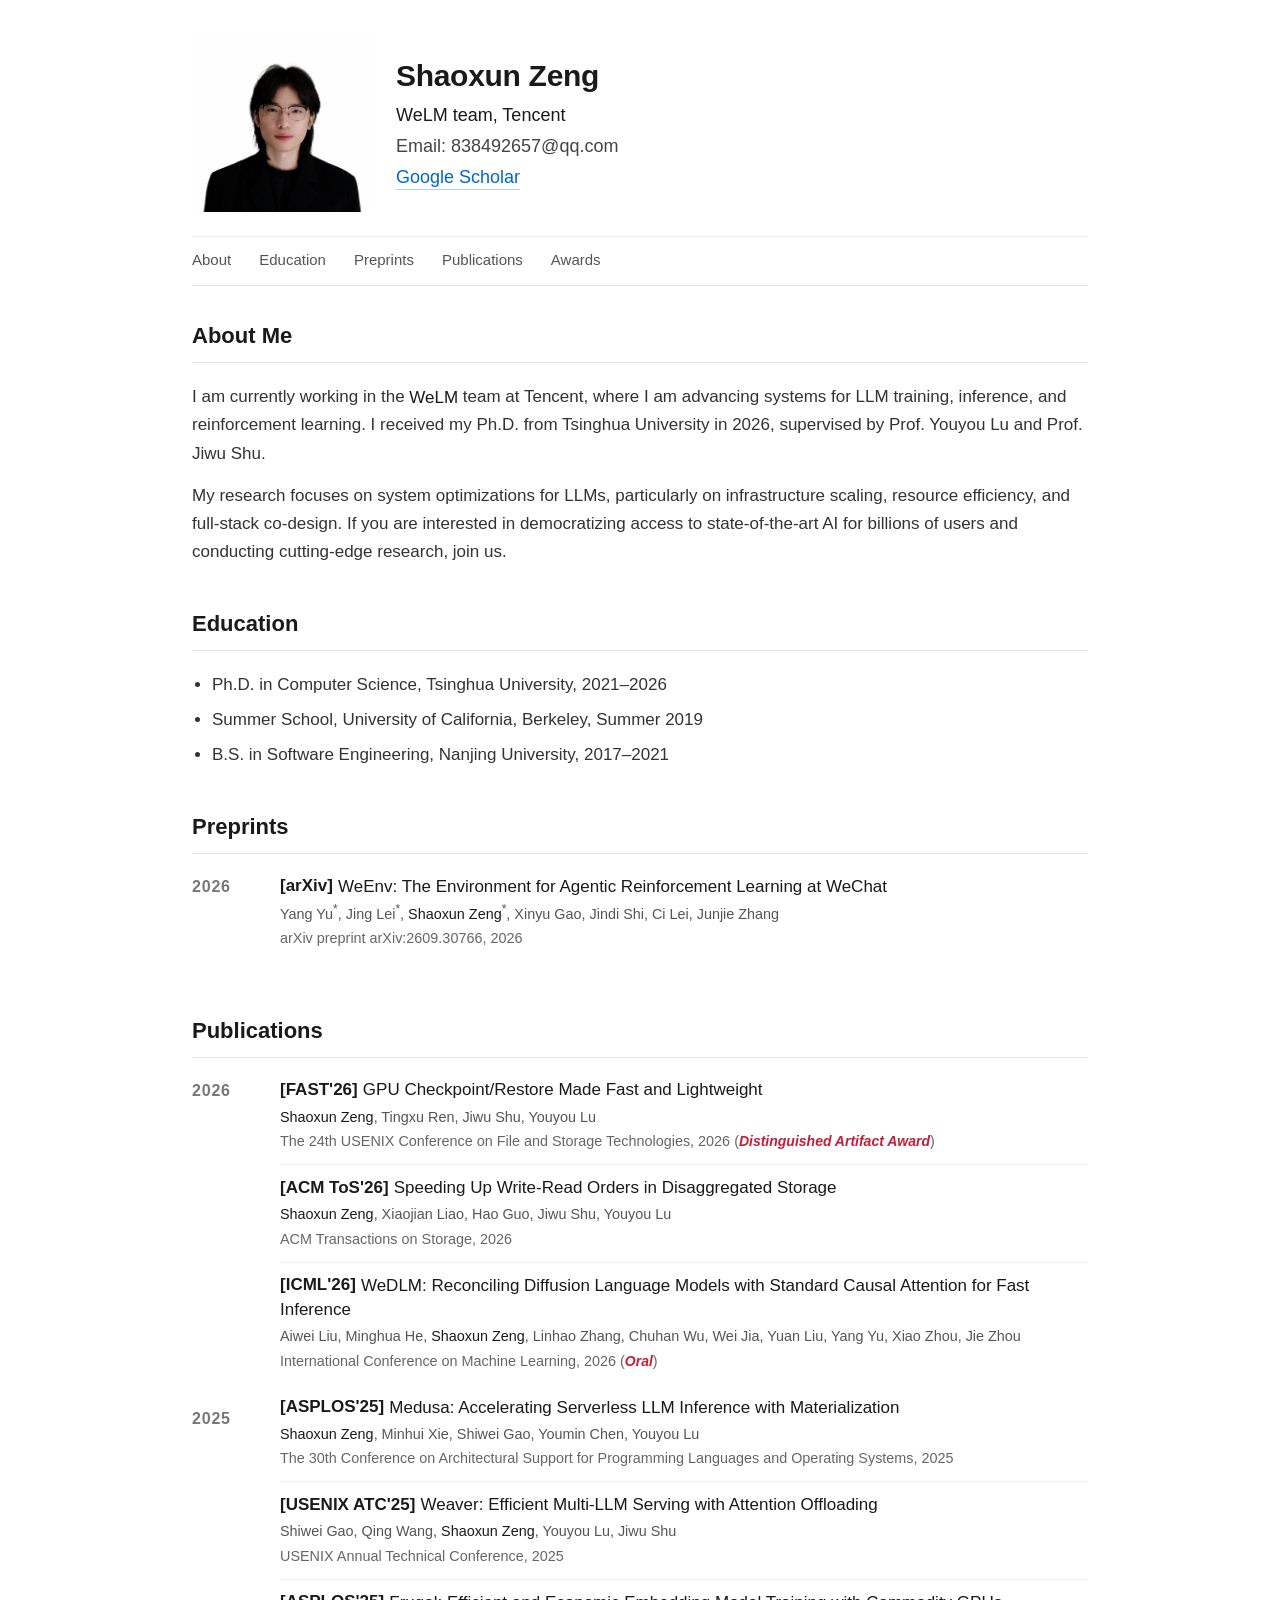
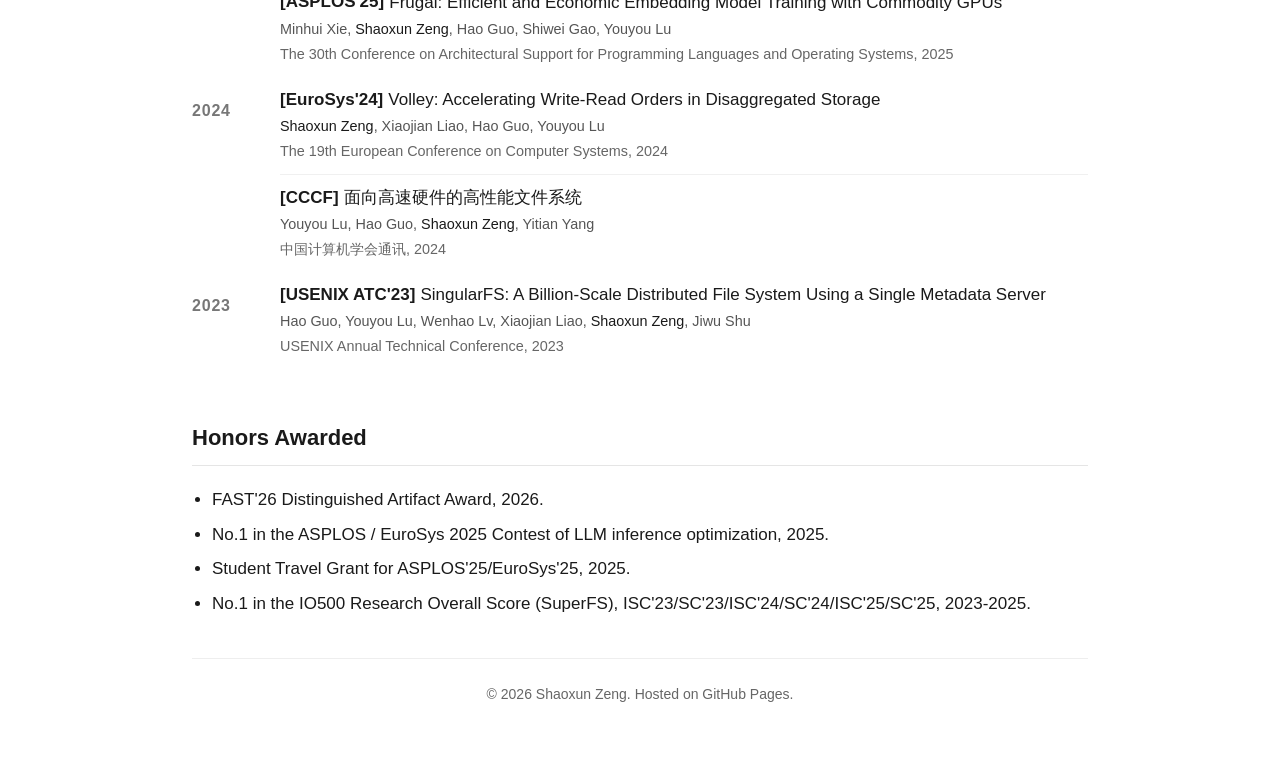
<file: index.html>
<!DOCTYPE html><html lang="en"><head>
  <meta charset="UTF-8">
  <meta name="viewport" content="width=device-width, initial-scale=1.0, viewport-fit=cover">
  <meta name="theme-color" content="#ffffff">
  <title>Shaoxun Zeng | WeLM, Tencent | LLM Systems</title>
  <meta name="description" content="Shaoxun Zeng is a researcher in the WeLM team at Tencent, working on system optimizations for LLM training, inference, and reinforcement learning.">
  <meta name="keywords" content="Shaoxun Zeng, WeLM, Tencent, LLM systems, AI infrastructure, LLM training, LLM inference, reinforcement learning">
  <meta name="author" content="Shaoxun Zeng">
  <link rel="canonical" href="https://shaoxunzeng.github.io/">
  <!-- Open Graph -->
  <meta property="og:type" content="website">
  <meta property="og:url" content="https://shaoxunzeng.github.io/">
  <meta property="og:title" content="Shaoxun Zeng | WeLM, Tencent | LLM Systems">
  <meta property="og:description" content="System optimizations for LLM training, inference, and reinforcement learning.">
  <meta property="og:locale" content="en_US">
  <!-- Twitter Card -->
  <meta name="twitter:card" content="summary">
  <meta name="twitter:title" content="Shaoxun Zeng | WeLM, Tencent | LLM Systems">
  <meta name="twitter:description" content="System optimizations for LLM training, inference, and reinforcement learning.">
  <link rel="icon" href="favicon.ico" type="image/x-icon">
  <link rel="stylesheet" href="style.css">
  <script type="application/ld+json">
  {
    "@context": "https://schema.org",
    "@type": "Person",
    "name": "Shaoxun Zeng",
    "worksFor": {
      "@type": "Organization",
      "name": "WeLM team, Tencent",
      "url": "https://welm.weixin.qq.com/"
    },
    "url": "https://shaoxunzeng.github.io/",
    "sameAs": [
      "https://scholar.google.com/citations?user=u55DodwAAAAJ&hl=en"
    ],
    "knowsAbout": ["computer systems", "GPU systems", "AI infrastructure", "large language model serving", "storage systems"]
  }
  </script>
</head>

<body>
  <div class="page-wrap">
  <header class="header-flex">
    <img src="assets/wq.jpg" alt="Shaoxun Zeng" class="avatar-rect">
    <div class="info">
      <h1>Shaoxun Zeng</h1>
      <p><a href="https://welm.weixin.qq.com/" target="_blank" rel="noopener noreferrer">WeLM team, Tencent</a></p>
      <p>Email: 838492657@qq.com</p>
      <p>
        <a href="https://scholar.google.com/citations?user=u55DodwAAAAJ&amp;hl=en" target="_blank" rel="noopener noreferrer" title="Google Scholar" class="blue-tag">Google Scholar</a>
      </p>
    </div>
  </header>

  <nav class="section-nav" aria-label="Page sections">
    <a href="#about">About</a>
    <a href="#services">Education</a>
    <a href="#preprints">Preprints</a>
    <a href="#publications">Publications</a>
    <a href="#awards">Awards</a>
  </nav>

  <main>
    <section id="about">
      <h2>About Me</h2>
      <p>I am currently working in the <a href="https://welm.weixin.qq.com/" target="_blank" rel="noopener noreferrer">WeLM</a>
        team at Tencent, where I am advancing systems for LLM training, inference, and reinforcement learning.
        I received my Ph.D. from Tsinghua University in 2026, supervised by Prof. Youyou Lu and Prof. Jiwu Shu.
      </p>

      <p>My research focuses on system optimizations for LLMs, particularly on infrastructure scaling, resource efficiency, and
        full-stack co-design. If you are interested in democratizing access to state-of-the-art AI for billions of
        users and conducting cutting-edge research, join us.</p>

    </section>

    <section id="services">
      <h2>Education</h2>
      <ul class="service-list">
        <li>Ph.D. in Computer Science, Tsinghua University, 2021–2026</li>
        <li>Summer School, University of California, Berkeley, Summer 2019</li>
        <li>B.S. in Software Engineering, Nanjing University, 2017–2021</li>
      </ul>
    </section>

    <section id="preprints">
      <h2>Preprints</h2>
      <div id="preprint-list" class="paper-list"><h3>2026</h3><ul><li><span class="paper-heading"><strong class="paper-venue-tag">[arXiv]</strong><a href="https://arxiv.org/abs/2609.30766" target="_blank" rel="noopener noreferrer" class="paper-title">WeEnv: The Environment for Agentic Reinforcement Learning at WeChat</a></span><span class="authors">Yang Yu<sup>*</sup>, Jing Lei<sup>*</sup>, <span class="highlight">Shaoxun Zeng</span><sup>*</sup>, Xinyu Gao, Jindi Shi, Ci Lei, Junjie Zhang</span><br><span class="venue-full">arXiv preprint arXiv:2609.30766, 2026</span></li></ul></div>
    </section>

    <section id="publications">
      <h2>Publications</h2>
      <div id="paper-list" class="paper-list"><h3>2026</h3><ul><li><span class="paper-heading"><strong class="paper-venue-tag">[FAST'26]</strong><a href="https://www.usenix.org/conference/fast26/presentation/zeng" target="_blank" rel="noopener noreferrer" class="paper-title">GPU Checkpoint/Restore Made Fast and Lightweight</a></span><span class="authors"><span class="highlight">Shaoxun Zeng</span>, Tingxu Ren, Jiwu Shu, Youyou Lu</span><br><span class="venue-full">The 24th USENIX Conference on File and Storage Technologies, 2026 (<span class="award-inline">Distinguished Artifact Award</span>)</span></li><li><span class="paper-heading"><strong class="paper-venue-tag">[ACM ToS'26]</strong><a href="https://dl.acm.org/doi/10.1145/3829363" target="_blank" rel="noopener noreferrer" class="paper-title">Speeding Up Write-Read Orders in Disaggregated Storage</a></span><span class="authors"><span class="highlight">Shaoxun Zeng</span>, Xiaojian Liao, Hao Guo, Jiwu Shu, Youyou Lu</span><br><span class="venue-full">ACM Transactions on Storage, 2026</span></li><li><span class="paper-heading"><strong class="paper-venue-tag">[ICML'26]</strong><a href="https://arxiv.org/abs/2512.22737" target="_blank" rel="noopener noreferrer" class="paper-title">WeDLM: Reconciling Diffusion Language Models with Standard Causal Attention for Fast Inference</a></span><span class="authors">Aiwei Liu, Minghua He, <span class="highlight">Shaoxun Zeng</span>, Linhao Zhang, Chuhan Wu, Wei Jia, Yuan Liu, Yang Yu, Xiao Zhou, Jie Zhou</span><br><span class="venue-full">International Conference on Machine Learning, 2026 (<span class="award-inline">Oral</span>)</span></li></ul><h3>2025</h3><ul><li><span class="paper-heading"><strong class="paper-venue-tag">[ASPLOS'25]</strong><a href="https://dl.acm.org/doi/10.1145/3669940.3707285" target="_blank" rel="noopener noreferrer" class="paper-title">Medusa: Accelerating Serverless LLM Inference with Materialization</a></span><span class="authors"><span class="highlight">Shaoxun Zeng</span>, Minhui Xie, Shiwei Gao, Youmin Chen, Youyou Lu</span><br><span class="venue-full">The 30th Conference on Architectural Support for Programming Languages and Operating Systems, 2025</span></li><li><span class="paper-heading"><strong class="paper-venue-tag">[USENIX ATC'25]</strong><a href="https://www.usenix.org/conference/atc25/presentation/gao" target="_blank" rel="noopener noreferrer" class="paper-title">Weaver: Efficient Multi-LLM Serving with Attention Offloading</a></span><span class="authors">Shiwei Gao, Qing Wang, <span class="highlight">Shaoxun Zeng</span>, Youyou Lu, Jiwu Shu</span><br><span class="venue-full">USENIX Annual Technical Conference, 2025</span></li><li><span class="paper-heading"><strong class="paper-venue-tag">[ASPLOS'25]</strong><a href="https://dl.acm.org/doi/10.1145/3669940.3707245" target="_blank" rel="noopener noreferrer" class="paper-title">Frugal: Efficient and Economic Embedding Model Training with Commodity GPUs</a></span><span class="authors">Minhui Xie, <span class="highlight">Shaoxun Zeng</span>, Hao Guo, Shiwei Gao, Youyou Lu</span><br><span class="venue-full">The 30th Conference on Architectural Support for Programming Languages and Operating Systems, 2025</span></li></ul><h3>2024</h3><ul><li><span class="paper-heading"><strong class="paper-venue-tag">[EuroSys'24]</strong><a href="https://dl.acm.org/doi/10.1145/3627703.3650090" target="_blank" rel="noopener noreferrer" class="paper-title">Volley: Accelerating Write-Read Orders in Disaggregated Storage</a></span><span class="authors"><span class="highlight">Shaoxun Zeng</span>, Xiaojian Liao, Hao Guo, Youyou Lu</span><br><span class="venue-full">The 19th European Conference on Computer Systems, 2024</span></li><li><span class="paper-heading"><strong class="paper-venue-tag">[CCCF]</strong><a href="https://storage.cs.tsinghua.edu.cn/papers/%E9%9D%A2%E5%90%91%E9%AB%98%E9%80%9F%E7%A1%AC%E4%BB%B6%E7%9A%84%E9%AB%98%E6%80%A7%E8%83%BD%E6%96%87%E4%BB%B6%E7%B3%BB%E7%BB%9F.pdf" target="_blank" rel="noopener noreferrer" class="paper-title">面向高速硬件的高性能文件系统</a></span><span class="authors">Youyou Lu, Hao Guo, <span class="highlight">Shaoxun Zeng</span>, Yitian Yang</span><br><span class="venue-full">中国计算机学会通讯, 2024</span></li></ul><h3>2023</h3><ul><li><span class="paper-heading"><strong class="paper-venue-tag">[USENIX ATC'23]</strong><a href="https://www.usenix.org/conference/atc23/presentation/guo" target="_blank" rel="noopener noreferrer" class="paper-title">SingularFS: A Billion-Scale Distributed File System Using a Single Metadata Server</a></span><span class="authors">Hao Guo, Youyou Lu, Wenhao Lv, Xiaojian Liao, <span class="highlight">Shaoxun Zeng</span>, Jiwu Shu</span><br><span class="venue-full">USENIX Annual Technical Conference, 2023</span></li></ul></div>
    </section>

    <section id="awards">
      <h2>Honors Awarded</h2>
      <ul>
        <li>FAST'26 Distinguished Artifact Award, 2026.</li>
        <li>No.1 in the ASPLOS / EuroSys 2025 Contest of LLM inference optimization, 2025.</li>
        <li>Student Travel Grant for ASPLOS'25/EuroSys'25, 2025.</li>
        <li>No.1 in the IO500 Research Overall Score (SuperFS), ISC'23/SC'23/ISC'24/SC'24/ISC'25/SC'25, 2023-2025.</li>
      </ul>
    </section>
  </main>

  <footer>
    <p>© 2026 Shaoxun Zeng. Hosted on GitHub Pages.</p>
  </footer>
  </div>

  <!-- Cloudflare Web Analytics -->
  <script type="module" src="https://static.cloudflareinsights.com/beacon.min.js" data-cf-beacon="{&quot;token&quot;: &quot;f4e0fcb10f80484ba989af884645277d&quot;}"></script>
  <!-- End Cloudflare Web Analytics -->


</body></html>
</file>
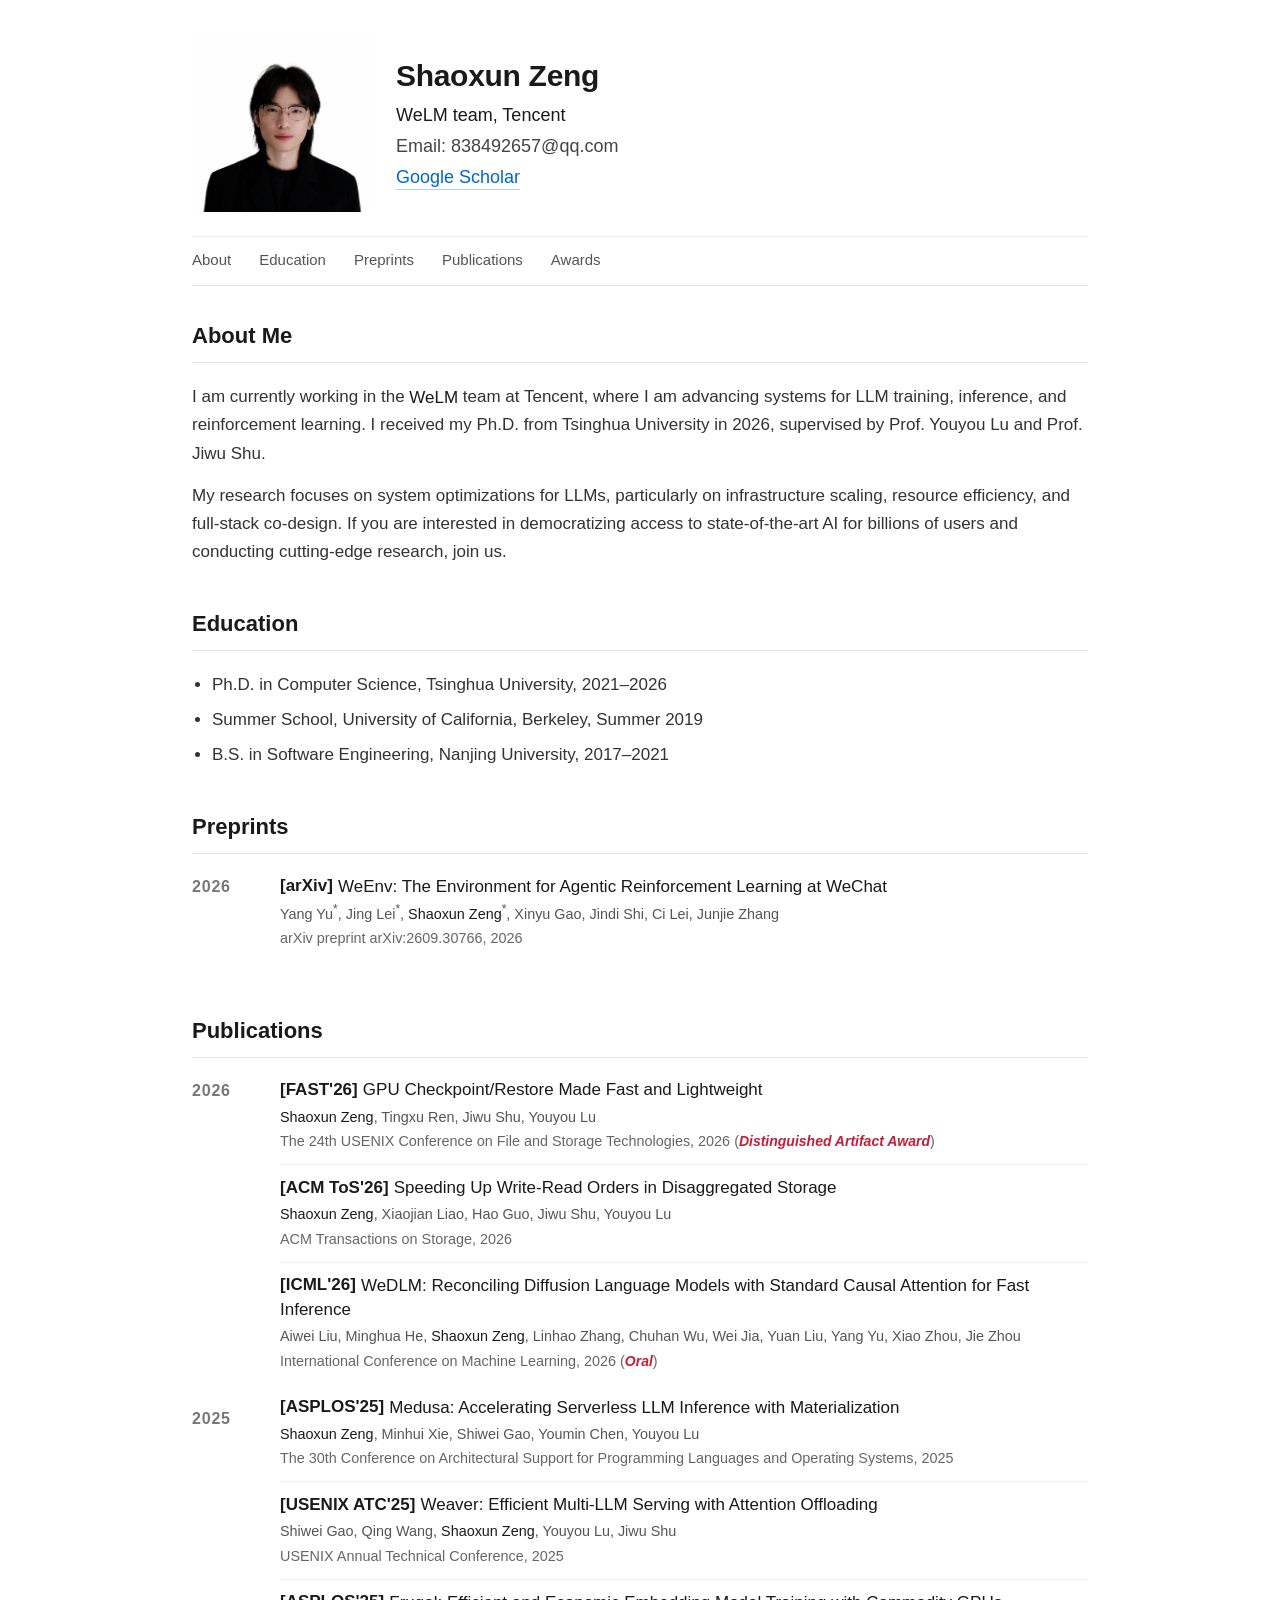
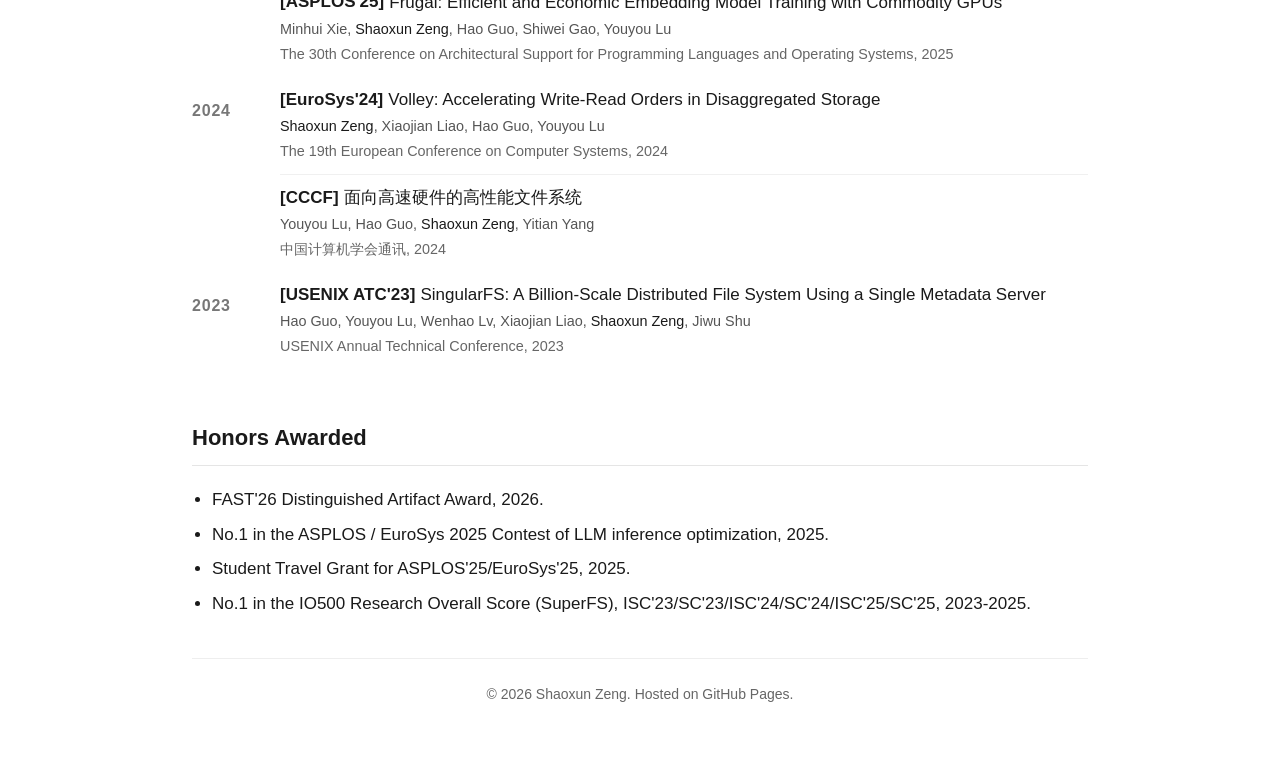
<file: js_index.html>
<!DOCTYPE html>
<html lang="en">

<head>
  <meta charset="UTF-8" />
  <meta name="viewport" content="width=device-width, initial-scale=1.0, viewport-fit=cover" />
  <meta name="theme-color" content="#ffffff" />
  <title>Shaoxun Zeng | WeLM, Tencent | LLM Systems</title>
  <meta name="description" content="Shaoxun Zeng is a researcher in the WeLM team at Tencent, working on system optimizations for LLM training, inference, and reinforcement learning." />
  <meta name="keywords" content="Shaoxun Zeng, WeLM, Tencent, LLM systems, AI infrastructure, LLM training, LLM inference, reinforcement learning" />
  <meta name="author" content="Shaoxun Zeng" />
  <link rel="canonical" href="https://shaoxunzeng.github.io/" />
  <!-- Open Graph -->
  <meta property="og:type" content="website" />
  <meta property="og:url" content="https://shaoxunzeng.github.io/" />
  <meta property="og:title" content="Shaoxun Zeng | WeLM, Tencent | LLM Systems" />
  <meta property="og:description" content="System optimizations for LLM training, inference, and reinforcement learning." />
  <meta property="og:locale" content="en_US" />
  <!-- Twitter Card -->
  <meta name="twitter:card" content="summary" />
  <meta name="twitter:title" content="Shaoxun Zeng | WeLM, Tencent | LLM Systems" />
  <meta name="twitter:description" content="System optimizations for LLM training, inference, and reinforcement learning." />
  <link rel="icon" href="favicon.ico" type="image/x-icon">
  <link rel="stylesheet" href="style.css" />
  <script type="application/ld+json">
  {
    "@context": "https://schema.org",
    "@type": "Person",
    "name": "Shaoxun Zeng",
    "worksFor": {
      "@type": "Organization",
      "name": "WeLM team, Tencent",
      "url": "https://welm.weixin.qq.com/"
    },
    "url": "https://shaoxunzeng.github.io/",
    "sameAs": [
      "https://scholar.google.com/citations?user=u55DodwAAAAJ&hl=en"
    ],
    "knowsAbout": ["computer systems", "GPU systems", "AI infrastructure", "large language model serving", "storage systems"]
  }
  </script>
</head>

<body>
  <div class="page-wrap">
  <header class="header-flex">
    <img src="assets/wq.jpg" alt="Shaoxun Zeng" class="avatar-rect">
    <div class="info">
      <h1>Shaoxun Zeng</h1>
      <p><a href="https://welm.weixin.qq.com/" target="_blank" rel="noopener noreferrer">WeLM team, Tencent</a></p>
      <p>Email: 838492657@qq.com</p>
      <p>
        <a href="https://scholar.google.com/citations?user=u55DodwAAAAJ&amp;hl=en" target="_blank" rel="noopener noreferrer" title="Google Scholar" class="blue-tag">Google Scholar</a>
      </p>
    </div>
  </header>

  <nav class="section-nav" aria-label="Page sections">
    <a href="#about">About</a>
    <a href="#services">Education</a>
    <a href="#preprints">Preprints</a>
    <a href="#publications">Publications</a>
    <a href="#awards">Awards</a>
  </nav>

  <main>
    <section id="about">
      <h2>About Me</h2>
      <p>I am currently working in the <a href="https://welm.weixin.qq.com/" target="_blank" rel="noopener noreferrer">WeLM</a>
        team at Tencent, where I am advancing systems for LLM training, inference, and reinforcement learning.
        I received my Ph.D. from Tsinghua University in 2026, supervised by Prof. Youyou Lu and Prof. Jiwu Shu.
      </p>

      <p>My research focuses on system optimizations for LLMs, particularly on infrastructure scaling, resource efficiency, and
        full-stack co-design. If you are interested in democratizing access to state-of-the-art AI for billions of
        users and conducting cutting-edge research, join us.</p>

    </section>

    <section id="services">
      <h2>Education</h2>
      <ul class="service-list">
        <li>Ph.D. in Computer Science, Tsinghua University, 2021–2026</li>
        <li>Summer School, University of California, Berkeley, Summer 2019</li>
        <li>B.S. in Software Engineering, Nanjing University, 2017–2021</li>
      </ul>
    </section>

    <section id="preprints">
      <h2>Preprints</h2>
      <div id="preprint-list" class="paper-list">
        <p class="paper-list-loading">Loading preprints…</p>
      </div>
    </section>

    <section id="publications">
      <h2>Publications</h2>
      <div id="paper-list" class="paper-list">
        <p class="paper-list-loading">Loading publications…</p>
      </div>
    </section>

    <section id="awards">
      <h2>Honors Awarded</h2>
      <ul>
        <li>FAST'26 Distinguished Artifact Award, 2026.</li>
        <li>No.1 in the ASPLOS / EuroSys 2025 Contest of LLM inference optimization, 2025.</li>
        <li>Student Travel Grant for ASPLOS'25/EuroSys'25, 2025.</li>
        <li>No.1 in the IO500 Research Overall Score (SuperFS), ISC'23/SC'23/ISC'24/SC'24/ISC'25/SC'25, 2023-2025.</li>
      </ul>
    </section>
  </main>

  <footer>
    <p>© 2026 Shaoxun Zeng. Hosted on GitHub Pages.</p>
  </footer>
  </div>

  <!-- Cloudflare Web Analytics -->
  <script type="module" src="https://static.cloudflareinsights.com/beacon.min.js"
    data-cf-beacon='{"token": "f4e0fcb10f80484ba989af884645277d"}'></script>
  <!-- End Cloudflare Web Analytics -->
  <script src="script.js"></script>
</body>
</html>
</file>
<file: style.css>
/* ===== 基础与排版：极简现代 ===== */
*,
*::before,
*::after {
  box-sizing: border-box;
}

html {
  -webkit-text-size-adjust: 100%;
  scroll-behavior: smooth;
}

body {
  font-family: -apple-system, BlinkMacSystemFont, "Segoe UI", Roboto, "Helvetica Neue", Arial, sans-serif;
  margin: 0;
  padding: 0;
  line-height: 1.6;
  overflow-wrap: anywhere;
  color: #1a1a1a;
  background: #fff;
  font-size: 16px;
}

@media (min-width: 768px) {
  body {
    font-size: 17px;
    line-height: 1.65;
  }
}

/* ===== 布局容器 ===== */
.page-wrap {
  max-width: 56rem;
  margin: 0 auto;
  padding: 0 1.25rem 3rem;
}

@media (min-width: 768px) {
  .page-wrap {
    padding: 0 2rem 4rem;
  }
}

/* ===== 页头 ===== */
.header-flex {
  display: flex;
  align-items: center;
  gap: 1.5rem;
  padding: 2rem 0 1.5rem;
  flex-wrap: wrap;
}

.header-flex .info {
  flex: 1;
  min-width: 0;
  line-height: 1.5;
}

.header-flex h1 {
  margin: 0 0 0.25rem 0;
  font-size: 1.625rem;
  font-weight: 600;
  letter-spacing: -0.01em;
}

@media (min-width: 768px) {
  .header-flex h1 {
    font-size: 1.875rem;
  }
}

.header-flex .info p {
  margin: 0 0 0.25rem 0;
  font-size: 1.0625rem;
  color: #444;
}

.header-flex .info p:last-child {
  margin-bottom: 0;
}

@media (min-width: 768px) {
  .header-flex .info p {
    font-size: 1.125rem;
  }
}

.avatar-rect {
  width: 140px;
  height: 140px;
  object-fit: cover;
  border-radius: 8px;
  flex-shrink: 0;
}

@media (min-width: 768px) {
  .avatar-rect {
    width: 180px;
    height: 180px;
  }
}

/* ===== 页内导航 ===== */
.section-nav {
  position: sticky;
  top: 0;
  z-index: 10;
  display: flex;
  gap: 1.75rem;
  flex-wrap: wrap;
  padding: 0.7rem 0;
  margin-bottom: 2rem;
  background: #fff;
  border-top: 1px solid #ececec;
  border-bottom: 1px solid #e2e2e2;
}

.section-nav a {
  color: #555;
  font-size: 0.9375rem;
  font-weight: 500;
  padding: 0;
}

.section-nav a:hover {
  color: #0066cc;
}

/* ===== 主内容区 ===== */
main {
  padding-top: 0;
}

section {
  margin-bottom: 2.5rem;
  scroll-margin-top: 4rem;
}

section:last-of-type {
  margin-bottom: 2rem;
}

/* ===== 标题 ===== */
h2 {
  margin: 0 0 1rem 0;
  padding-bottom: 0.5rem;
  font-size: 1.25rem;
  font-weight: 600;
  color: #1a1a1a;
  border-bottom: 1px solid #e5e5e5;
}

@media (min-width: 768px) {
  h2 {
    font-size: 1.375rem;
    margin: 0 0 1.25rem 0;
  }
}

h3 {
  margin: 1.1rem 0 0.35rem 0;
  font-size: 1.125rem;
  font-weight: 600;
  color: #1a1a1a;
}

@media (min-width: 768px) {
  h3 {
    font-size: 1.25rem;
  }
}

/* ===== 正文与列表 ===== */
p {
  margin: 0 0 0.85em 0;
  color: #333;
}

p:last-child {
  margin-bottom: 0;
}

ul {
  margin: 0 0 1em 0;
  padding-left: 1.25rem;
}

/* 段落后的列表：与列表项间距一致，避免“紧贴上文” */
p + ul {
  margin-top: 0.5em;
}

li {
  margin-bottom: 0.35em;
}

li:last-child {
  margin-bottom: 0;
}

/* Research：嵌套列表保持紧凑，但使用合理间距值 */
#research p + ul {
  margin-top: 0.3em;
}
#research p:has(+ ul) {
  margin-bottom: 0.35em;
}
#research ul + p {
  margin-top: 1em;
}
#research ul {
  margin-top: 0.3em;
  margin-bottom: 0.5em;
  padding-left: 1.2rem;
}
#research > ul > li {
  margin-bottom: 0.4em;
}
#research ul ul {
  margin-top: 0.2em;
  margin-bottom: 0;
  padding-left: 1rem;
}
#research li li {
  margin-bottom: 0.2em;
}
#research li li:last-child {
  margin-bottom: 0;
}

/* ===== 链接 ===== */
a {
  text-decoration: none;
  color: #1a1a1a;
  border-bottom: 1px solid transparent;
  transition: color 0.15s, border-color 0.15s;
  padding: 0.1em 0;
}

a:hover {
  color: #0066cc;
  border-bottom-color: #0066cc;
}

a:focus-visible {
  outline: 2px solid #0066cc;
  outline-offset: 2px;
}

.blue-tag {
  color: #0066cc;
  border-bottom-color: rgba(0, 102, 204, 0.3);
}

.blue-tag:hover {
  color: #004499;
  border-bottom-color: #004499;
}

.accent {
  color: #1f77b4;
}

/* ===== Services 区块 ===== */
#services .service-label {
  margin: 0 0 0.4em 0;
  font-size: 1rem;
  color: #333;
}

/* 第二个及之后的分组标签，加顶部间距与前组分开 */
#services .service-list + .service-label {
  margin-top: 1.25rem;
}

@media (min-width: 768px) {
  #services .service-label {
    font-size: 1.0625rem;
  }
}

#services .service-list {
  margin: 0 0 1.25rem 0;
  padding-left: 1.25rem;
}

#services .service-list li {
  margin-bottom: 0.4em;
  font-size: 1rem;
  color: #333;
}

@media (min-width: 768px) {
  #services .service-list li {
    font-size: 1.0625rem;
  }
}

#services .service-content {
  margin: 0 0 0 1.25rem;
  padding-left: 0;
  font-size: 1rem;
  color: #333;
}

@media (min-width: 768px) {
  #services .service-content {
    font-size: 1.0625rem;
  }
}

/* ===== 论文与奖项 ===== */
.paper-list {
  display: grid;
  grid-template-columns: 4rem minmax(0, 1fr);
  column-gap: 1.5rem;
}

.paper-list > ul {
  margin: 0 0 1.35rem;
  padding: 0;
  list-style: none;
}

.paper-heading {
  display: block;
  line-height: 1.45;
  margin-bottom: 0.12rem;
}

.paper-title {
  font-weight: 500;
}

.paper-venue-tag {
  font-weight: 650;
  margin-right: 0.3em;
}

.authors {
  display: inline;
  font-size: 0.9rem;
  color: #555;
  line-height: 1.45;
}

.venue-full {
  font-size: 0.9rem;
  color: #666;
  line-height: 1.45;
}

.award-inline {
  font-size: 0.875rem;
  color: #c41e3a;
  font-weight: 600;
  font-style: italic;
}

.award {
  font-size: 0.875rem;
  color: #c41e3a;
  font-weight: 600;
  font-style: italic;
}

.highlight {
  font-weight: 500;
  color: #1a1a1a;
}

/* 论文条目：与正文行高一致，上下 padding 对称 */
.paper-list li {
  margin: 0;
  line-height: 1.45;
  padding: 0.65rem 0;
  border-top: 1px solid #f0f0f0;
}

.paper-list li:first-child {
  border-top: none;
  padding-top: 0;
}

.paper-list li:last-child {
  margin-bottom: 0;
  padding-bottom: 0;
}

/* 年份分组标题 */
.paper-list h3 {
  margin: 0;
  padding-top: 0.65rem;
  font-size: 1rem;
  font-weight: 600;
  color: #777;
  letter-spacing: 0.05em;
  text-transform: uppercase;
}

.paper-list > h3:first-child {
  padding-top: 0;
}

.paper-list > h3:first-child + ul > li:first-child {
  padding-top: 0;
}

/* paper list 加载/错误状态 */
.paper-list-loading,
.paper-list-error {
  color: #888;
  font-style: italic;
}

/* ===== 页脚 ===== */
footer {
  margin-top: 2.5rem;
  padding-top: 1.5rem;
  text-align: center;
  font-size: 0.875rem;
  color: #666;
  border-top: 1px solid #eee;
}

footer p {
  margin: 0;
  color: #666;
}

/* ===== Awards 列表：与 Services 节奏一致 ===== */
#awards ul {
  margin-top: 0.25em;
  margin-bottom: 0;
}
#awards li {
  margin-bottom: 0.4em;
}
#awards li:last-child {
  margin-bottom: 0;
}

/* ===== 移动端：页头与触控优化 ===== */
@media (max-width: 567px) {
  .page-wrap {
    padding-left: 1rem;
    padding-right: 1rem;
  }

  .header-flex {
    flex-direction: column;
    align-items: center;
    text-align: center;
    gap: 1rem;
    padding: 1.25rem 0 1rem;
  }

  .header-flex .info {
    width: 100%;
  }

  .header-flex h1 {
    font-size: 1.5rem;
  }

  .header-flex .info p {
    font-size: 1rem;
  }

  .avatar-rect {
    width: 104px;
    height: 104px;
  }

  .section-nav {
    justify-content: space-between;
    gap: 0.5rem;
    margin: 0 -0.15rem 1.75rem;
    padding: 0.65rem 0.15rem;
  }

  .section-nav a {
    font-size: 0.8125rem;
  }

  section {
    margin-bottom: 2rem;
  }

  .paper-list {
    display: block;
  }

  .paper-list h3 {
    padding-top: 0;
    margin: 1.75rem 0 0.2rem;
  }

  .paper-list > h3:first-child {
    margin-top: 0;
  }

  .paper-list > ul {
    margin-bottom: 0;
  }

  .paper-list li {
    padding: 0.55rem 0;
  }
}

/* ===== 宽屏 ===== */
@media (min-width: 1200px) {
  .page-wrap {
    max-width: 60rem;
  }
}
</file>
